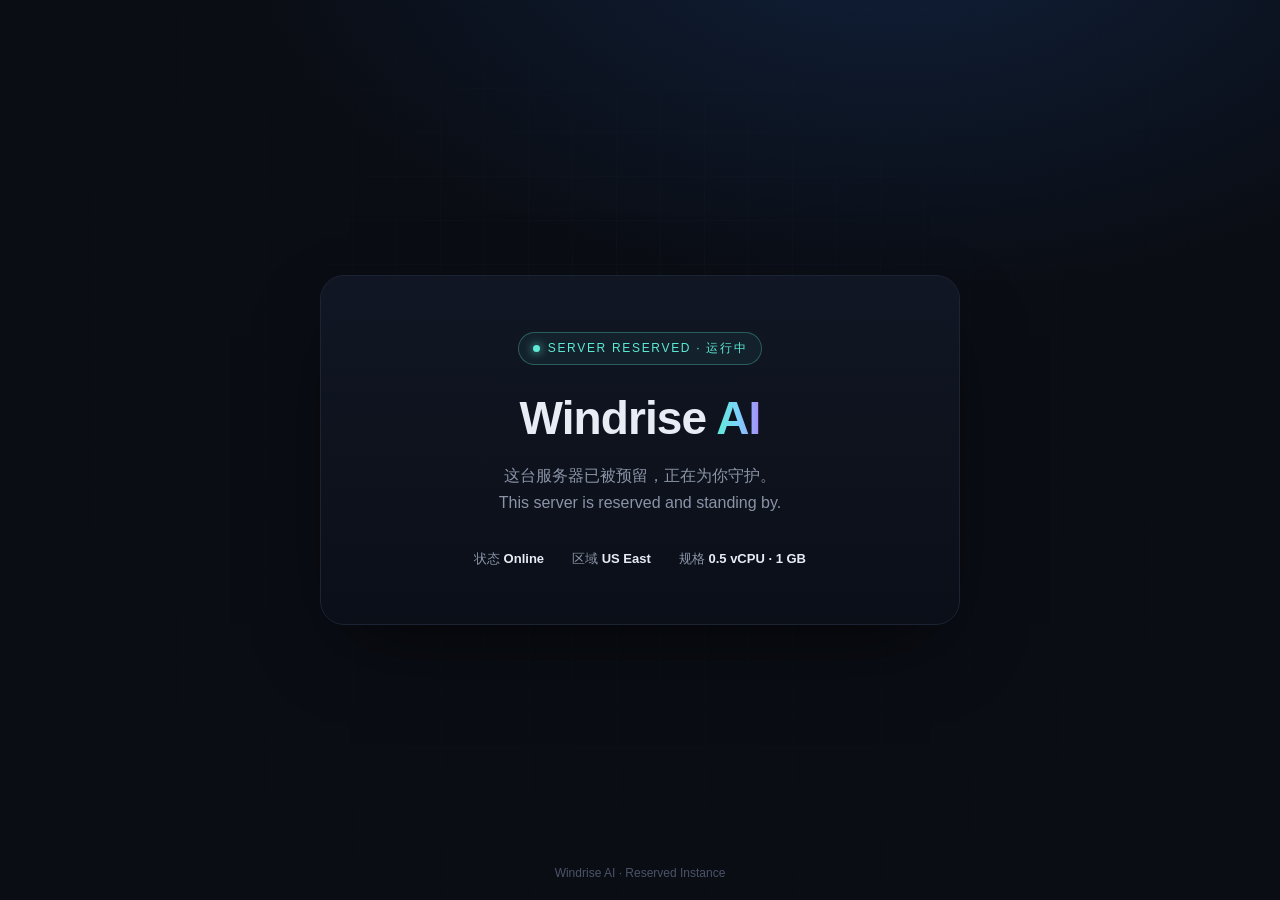
<file: index.html>
<!DOCTYPE html>
<html lang="zh-CN">
<head>
<meta charset="UTF-8">
<meta name="viewport" content="width=device-width, initial-scale=1.0">
<title>Windrise AI · Reserved</title>
<style>
  :root{
    --bg:#0a0d14; --fg:#e8ecf4; --muted:#8b94a7; --accent:#5eead4; --line:#1c2333;
  }
  *{margin:0;padding:0;box-sizing:border-box}
  html,body{height:100%}
  body{
    font-family:-apple-system,BlinkMacSystemFont,"Segoe UI","PingFang SC","Microsoft YaHei",sans-serif;
    background:radial-gradient(1200px 700px at 70% -10%, #10203a 0%, var(--bg) 55%) fixed;
    color:var(--fg);display:flex;align-items:center;justify-content:center;
    min-height:100vh;padding:24px;overflow:hidden;
  }
  /* subtle grid */
  body::before{
    content:"";position:fixed;inset:0;
    background-image:linear-gradient(var(--line) 1px,transparent 1px),linear-gradient(90deg,var(--line) 1px,transparent 1px);
    background-size:44px 44px;opacity:.25;mask-image:radial-gradient(circle at 50% 40%,#000 0%,transparent 70%);
    pointer-events:none;
  }
  .card{
    position:relative;text-align:center;max-width:640px;width:100%;
    padding:56px 40px;border:1px solid var(--line);border-radius:24px;
    background:linear-gradient(180deg,rgba(20,27,42,.72),rgba(12,16,26,.72));
    backdrop-filter:blur(14px);box-shadow:0 30px 80px -30px rgba(0,0,0,.8);
    animation:rise .8s cubic-bezier(.2,.7,.2,1) both;
  }
  @keyframes rise{from{opacity:0;transform:translateY(18px)}to{opacity:1;transform:none}}
  .badge{
    display:inline-flex;align-items:center;gap:8px;
    font-size:12px;letter-spacing:.14em;text-transform:uppercase;color:var(--accent);
    border:1px solid rgba(94,234,212,.3);background:rgba(94,234,212,.06);
    padding:7px 14px;border-radius:999px;margin-bottom:28px;
  }
  .dot{width:7px;height:7px;border-radius:50%;background:var(--accent);box-shadow:0 0 10px var(--accent);animation:pulse 2s infinite}
  @keyframes pulse{0%,100%{opacity:1}50%{opacity:.35}}
  h1{font-size:clamp(30px,6vw,46px);font-weight:800;letter-spacing:-.02em;line-height:1.1}
  h1 .grad{background:linear-gradient(90deg,#5eead4,#7dd3fc,#a78bfa);-webkit-background-clip:text;background-clip:text;color:transparent}
  p.sub{margin-top:18px;color:var(--muted);font-size:16px;line-height:1.7}
  .meta{margin-top:34px;display:flex;gap:28px;justify-content:center;flex-wrap:wrap;font-size:13px;color:var(--muted)}
  .meta span b{color:var(--fg);font-weight:600}
  .foot{position:fixed;bottom:20px;left:0;right:0;text-align:center;font-size:12px;color:#4a5468}
  a{color:var(--accent);text-decoration:none}
</style>
</head>
<body>
  <main class="card">
    <div class="badge"><span class="dot"></span>Server Reserved · 运行中</div>
    <h1>Windrise&nbsp;<span class="grad">AI</span></h1>
    <p class="sub">
      这台服务器已被预留，正在为你守护。<br>
      This server is reserved and standing by.
    </p>
    <div class="meta">
      <span>状态 <b>Online</b></span>
      <span>区域 <b>US East</b></span>
      <span>规格 <b>0.5 vCPU · 1 GB</b></span>
    </div>
  </main>
  <div class="foot">Windrise AI · Reserved Instance</div>
</body>
</html>
</file>
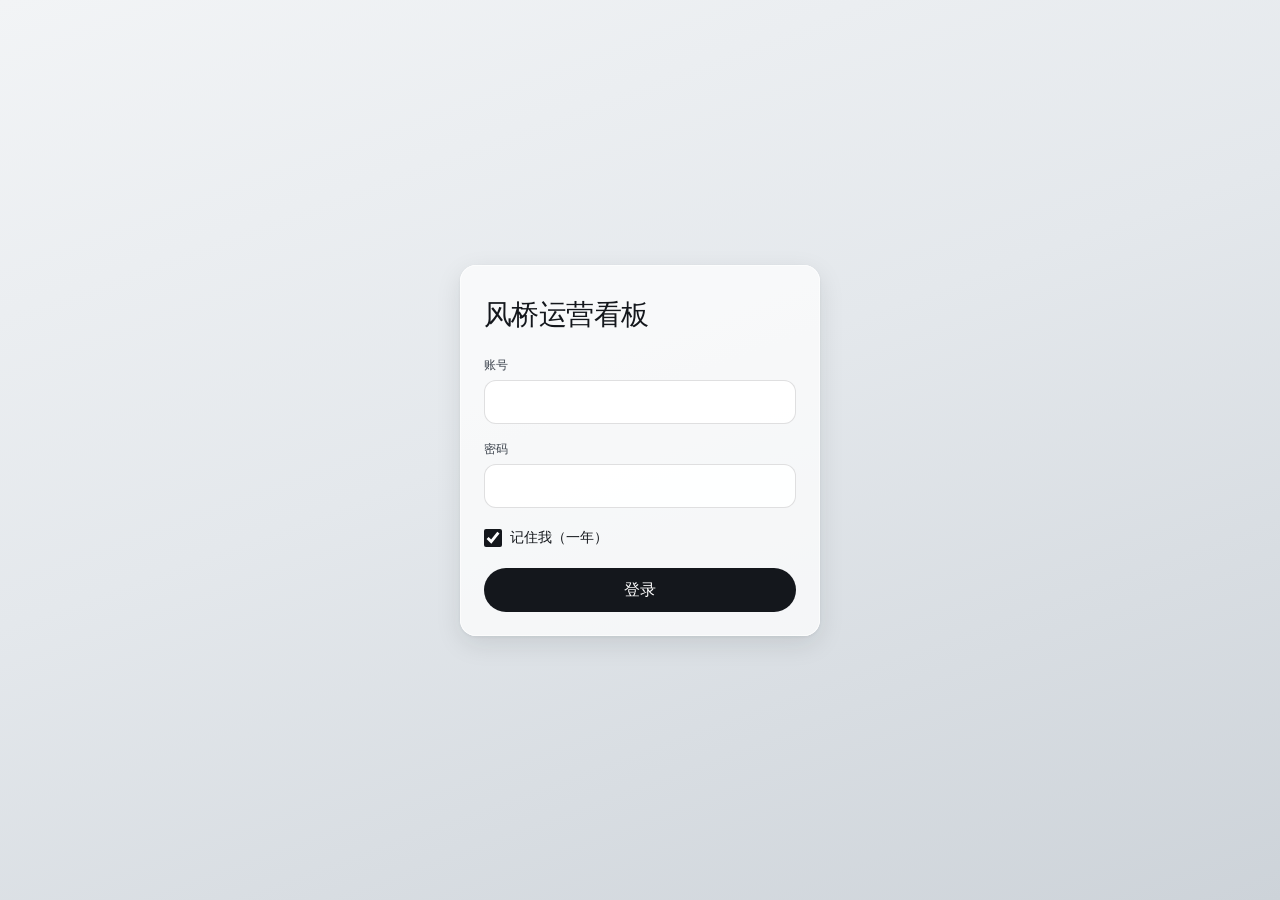
<file: ops-board/page/login.html>
<!doctype html>
<html lang="zh-CN">
<head>
<meta charset="utf-8">
<meta name="viewport" content="width=device-width, initial-scale=1, viewport-fit=cover">
<meta name="color-scheme" content="light">
<meta name="theme-color" content="#E4E8EC">
<meta name="robots" content="noindex, nofollow">
<title>风桥运营看板</title>
<link rel="stylesheet" href="board.css">
</head>
<body>
<main class="login">
  <form class="card login-card" method="post" action="login">
    <h1 class="title">风桥运营看板</h1>
    <div class="login-field">
      <label class="login-label" for="username">账号</label>
      <input class="login-input" id="username" name="username" type="text" autocomplete="username" autocapitalize="none" autocorrect="off" spellcheck="false" required>
    </div>
    <div class="login-field">
      <label class="login-label" for="password">密码</label>
      <input class="login-input" id="password" name="password" type="password" autocomplete="current-password" required>
    </div>
    <label class="login-remember"><input type="checkbox" name="remember" value="1" checked>记住我（一年）</label>
    <!--LOGIN_MESSAGE-->
    <button class="login-btn" type="submit">登录</button>
  </form>
</main>
</body>
</html>
</file>
<file: ops-board/page/board.css>
/*
 * 运营状态页。令牌取自风桥设计语言（electron/ui2/tokens.css）的同名值，只抄本页用到的；本页只发布四个文件，不引外部样式表。
 * 正常时整屏安静：中性色加小小的正常点。黄、红只在真出问题时出现，只上状态点、检查竖条、横条和横幅浅底；字一律墨色系。
 * 字号四档：28 横幅结论（登录页标题）、16 页名和分区标题、14 行、12 标签和状态字。
 */
:root {
  --ink: #14171C;
  --sub: #3C434D;
  --ink3: #4A515C;
  --faint: #66707B;
  --line: rgba(60, 60, 67, 0.16);
  --app-bg: linear-gradient(160deg, #F2F4F6 0%, #E4E8EC 46%, #CDD3D9 100%);
  --glass-1: rgba(255, 255, 255, 0.72);
  --card-rim: rgba(255, 255, 255, 0.9);
  --sunken: rgba(20, 23, 28, 0.045);
  --shadow-1: 0 1px 3px rgba(20, 26, 33, 0.06), 0 8px 26px rgba(20, 26, 33, 0.1);
  --danger-red: #B3261E;
  --focus: #4A515C;

  /* 状态色：同 tokens.css「监控状态色」一节（浅色），dataviz 检查过 */
  --status-normal: #2BA160;
  --status-normal-soft: rgba(43, 161, 96, 0.1);
  --status-attention: #BF7A00;
  --status-attention-soft: rgba(191, 122, 0, 0.12);
  --status-warning: #B3261E;
  --status-warning-soft: rgba(179, 38, 30, 0.09);
  --status-unknown: #8A939D;
  --status-unknown-soft: rgba(20, 23, 28, 0.06);

  /* 横条：轨道、正常时的中性填充 */
  --track: rgba(20, 23, 28, 0.08);
  --fill-neutral: rgba(74, 81, 92, 0.42);

  --font: "HarmonyOS Sans SC", "Microsoft YaHei", "PingFang SC", sans-serif;
  --fs-12: 12px;
  --fs-14: 14px;
  --fs-16: 16px;
  --fs-28: 28px;
  --lh-tight: 1.25;
  --lh-body: 1.5;

  --sp-1: 4px;
  --sp-2: 8px;
  --sp-3: 12px;
  --sp-4: 16px;
  --sp-5: 20px;
  --sp-6: 24px;
  --sp-8: 32px;

  --r-card: 16px;
  --r-md: 12px;
  --r-sm: 8px;
  --r-pill: 999px;

  --ease: cubic-bezier(.23, 1, .32, 1);
  --dur-state: 180ms;
  --dur-enter: 240ms;

  /* 以下给登录页用，值同 design-system/tokens.css 同名令牌 */
  --glass-2: rgba(255, 255, 255, 0.9);
  --press: rgba(20, 23, 28, 0.08);
  --dur-press: 120ms;
  --primary-fill: #14171C;
  --primary-fill-hover: #2B3038;
  --on-primary: #FFFFFF;
}

* { box-sizing: border-box; }

html {
  -webkit-text-size-adjust: 100%;
  text-size-adjust: 100%;
  background: #E4E8EC;
}

body {
  margin: 0;
  min-height: 100dvh;
  background: var(--app-bg);
  background-attachment: fixed;
  color: var(--ink);
  font-family: var(--font);
  font-size: var(--fs-14);
  line-height: var(--lh-body);
  -webkit-tap-highlight-color: transparent;
}

.page {
  max-width: 1240px;
  margin: 0 auto;
  padding: calc(var(--sp-5) + env(safe-area-inset-top)) calc(var(--sp-4) + env(safe-area-inset-right))
    calc(var(--sp-8) + env(safe-area-inset-bottom)) calc(var(--sp-4) + env(safe-area-inset-left));
}

.num { font-variant-numeric: tabular-nums; }

a { color: var(--ink); text-decoration: underline; text-underline-offset: 3px; text-decoration-thickness: 1px; }
a:focus-visible, summary:focus-visible { outline: 2px solid var(--focus); outline-offset: 2px; border-radius: 4px; }

/* 登录页的大标题 */
.title {
  margin: 0;
  font-size: var(--fs-28);
  line-height: var(--lh-tight);
  font-weight: 500;
  letter-spacing: -0.02em;
}


.card {
  background: var(--glass-1);
  border-radius: var(--r-card);
  box-shadow: inset 0 0 0 0.75px var(--card-rim), var(--shadow-1);
  padding: var(--sp-5) var(--sp-4);
}

/* 页头：页名 + 更新时间，一行 */
.head {
  display: flex;
  flex-wrap: wrap;
  align-items: baseline;
  gap: var(--sp-1) var(--sp-3);
  margin-bottom: var(--sp-3);
}
.head-title { margin: 0; font-size: var(--fs-16); line-height: var(--lh-tight); font-weight: 500; }
.head-line { display: flex; align-items: baseline; gap: var(--sp-2); margin: 0; color: var(--sub); font-size: var(--fs-12); }

.tag {
  display: inline-flex;
  align-items: center;
  height: 20px;
  padding: 0 var(--sp-2);
  border-radius: var(--r-pill);
  box-shadow: inset 0 0 0 1px var(--line);
  color: var(--sub);
  font-size: var(--fs-12);
  white-space: nowrap;
}

/* 1. 结论横幅：只回答「现在有没有事」。正常时是中性玻璃加一个小绿点；有事才换浅色底 */
.banner {
  display: flex;
  align-items: flex-start;
  gap: var(--sp-3);
  padding: var(--sp-5);
  border-radius: var(--r-card);
  background: var(--glass-1);
  box-shadow: inset 0 0 0 0.75px var(--card-rim), var(--shadow-1);
}
.is-live .banner { transition: background-color var(--dur-state) var(--ease); }
.banner[data-t="watch"] { background: linear-gradient(var(--status-attention-soft), var(--status-attention-soft)), var(--glass-1); }
.banner[data-t="alert"] { background: linear-gradient(var(--status-warning-soft), var(--status-warning-soft)), var(--glass-1); }
.banner-mark {
  flex: none;
  width: 12px;
  height: 12px;
  /* 28 号字一行高 35，点放在第一行字形中线上 */
  margin-top: 12px;
  border-radius: 50%;
  background: var(--status-normal);
}
.banner[data-t="watch"] .banner-mark { background: var(--status-attention); }
.banner[data-t="alert"] .banner-mark { background: var(--status-warning); }
.banner[data-t="unknown"] .banner-mark { background: transparent; box-shadow: inset 0 0 0 2px var(--status-unknown); }
.banner-body { min-width: 0; }
.banner-head { margin: 0; font-size: var(--fs-28); line-height: var(--lh-tight); font-weight: 500; letter-spacing: -0.02em; }
.banner-names { margin: var(--sp-2) 0 0; font-size: var(--fs-16); line-height: var(--lh-tight); }
/* 名字连同后面的标点整个换行：不在名字中间断开（1116-07 alert 393「证」「书」断开），
   「、」「，另 N 项」也不落到行首（1116-07b alert 393 第二行以「，」开头）；比一行还长时才在里面折 */
.banner-item { display: inline-block; max-width: 100%; }
.banner-names a { font-weight: 500; }
.banner-names .sep, .banner-more { color: var(--sub); }
.banner-more { white-space: nowrap; }
.banner-sub { margin: var(--sp-2) 0 0; color: var(--sub); }

/* 分区 */
.sec { margin-top: var(--sp-6); min-width: 0; }
.sec-title { margin: 0 0 var(--sp-3); font-size: var(--fs-16); line-height: var(--lh-tight); font-weight: 500; }
.card-title { margin: 0 0 var(--sp-1); font-size: var(--fs-14); line-height: var(--lh-tight); font-weight: 500; }

/* 状态点：正常实心小绿点；关注琥珀、警告红；读不到是空心灰圈 */
.dot { display: inline-block; flex: none; width: 8px; height: 8px; border-radius: 50%; background: var(--status-normal); }
.dot[data-t="watch"] { background: var(--status-attention); }
.dot[data-t="alert"] { background: var(--status-warning); }
.dot[data-t="unknown"] { background: transparent; box-shadow: inset 0 0 0 1.5px var(--status-unknown); }

/* 状态字：短标签，读不到的灰色 */
.state { font-size: var(--fs-12); font-weight: 500; color: var(--ink); white-space: nowrap; }
.state.is-muted { color: var(--faint); font-weight: 400; }

/* 2. 实时状态：每项一行，名字 + 状态点、最近 N 次检查竖条、状态字 */
.lives-grid { display: grid; gap: var(--sp-4); }
.lives { margin: 0; padding: 0; list-style: none; }
.live {
  display: grid;
  grid-template-columns: minmax(0, 1fr) auto;
  grid-template-areas: "name state" "strip strip";
  align-items: center;
  gap: 6px var(--sp-3);
  padding: 10px 0;
}
.live + .live { border-top: 0.5px solid var(--line); }
.live-name { grid-area: name; display: flex; align-items: center; gap: var(--sp-2); min-width: 0; font-weight: 500; }
.live-name span:last-child { overflow-wrap: anywhere; }
.live-state { grid-area: state; text-align: right; }
.live .strip, .live .strip-none { grid-area: strip; }
.strip-none { display: none; }

/* 检查竖条：一格一次，最新的在右。绿是好、红是坏、灰是没数据；没到 48 次的左边留浅格 */
.strip {
  display: grid;
  grid-template-columns: repeat(48, minmax(0, 1fr));
  gap: 2px;
  height: 16px;
}
.strip i { border-radius: 1.5px; background: var(--status-normal); opacity: 0.35; }
.strip i[data-t="watch"] { background: var(--status-attention); opacity: 1; }
.strip i[data-t="alert"] { background: var(--status-warning); opacity: 1; }
.strip i[data-t="none"] { background: var(--status-unknown); opacity: 0.45; }
.strip i[data-t="empty"] { background: var(--track); opacity: 1; }

/* 3. 服务器资源：每台一张卡，CPU / 内存 / 磁盘 / 流量各一行，数字 + 细横条，有历史再加一条小折线 */
.hosts { display: grid; gap: var(--sp-4); }
.ress { margin: 0; padding: 0; list-style: none; }
.res { padding: var(--sp-2) 0; }
.res-head { display: flex; align-items: center; gap: var(--sp-2); min-height: 21px; }
.res-label { flex: 1 1 auto; color: var(--sub); font-size: var(--fs-12); }
.res-value { display: flex; align-items: center; gap: var(--sp-2); font-weight: 500; white-space: nowrap; }
.res-value .num { font-variant-numeric: tabular-nums; }
.res-all { display: flex; justify-content: space-between; gap: var(--sp-3); margin: var(--sp-2) 0 0; color: var(--sub); font-size: var(--fs-12); }

.spark { flex: none; display: block; }
.spark polyline { fill: none; stroke: var(--ink3); stroke-opacity: 0.55; stroke-width: 1.5; stroke-linejoin: round; stroke-linecap: round; }
.spark circle { fill: var(--ink3); }

/* 细横条：轨道浅灰；正常时中性填充，接近上限才换琥珀、红，轨道跟着换同色浅底 */
.bar {
  position: relative;
  height: 4px;
  margin-top: 6px;
  border-radius: 2px;
  background: var(--track);
  overflow: hidden;
}
.bar span {
  position: absolute;
  inset: 0;
  border-radius: 2px;
  background: var(--fill-neutral);
  clip-path: inset(0 calc(100% - var(--p, 0%)) 0 0 round 2px);
}
.is-live .bar span { transition: clip-path var(--dur-enter) var(--ease), background-color var(--dur-state) var(--ease); }
.bar[data-t="watch"] { background: var(--status-attention-soft); }
.bar[data-t="watch"] span { background: var(--status-attention); }
.bar[data-t="alert"] { background: var(--status-warning-soft); }
.bar[data-t="alert"] span { background: var(--status-warning); }
.bar[data-t="unknown"] span { background: var(--status-unknown); opacity: 0.5; }

/* 4. 额度和用量 / 5. 钱 */
.pair { display: grid; gap: 0 var(--sp-4); }
.usage { display: grid; gap: var(--sp-4); }
.use, .kv { break-inside: avoid; }
.group-title { break-after: avoid; }
.group-title { margin: 0 0 var(--sp-1); color: var(--sub); font-size: var(--fs-12); font-weight: 500; line-height: var(--lh-tight); }
.uses { margin: 0; padding: 0; list-style: none; }
.use { padding: var(--sp-2) 0; }
.use + .use { border-top: 0.5px solid var(--line); }
.use-head { display: flex; align-items: baseline; justify-content: space-between; gap: var(--sp-3); }
.use-name { min-width: 0; }
.use-value { display: flex; align-items: center; gap: var(--sp-2); flex: none; color: var(--sub); font-variant-numeric: tabular-nums; white-space: nowrap; }
.use-value .sub { color: var(--faint); font-size: var(--fs-12); }

/* 接近 0 的额度行收成一行「其余 N 项正常」，点开才看得到；展开记号同折叠条，内容直接出现不做高度动画 */
.rest { break-inside: auto; }
.use + .rest, .rest details[open] > .uses > .use:first-child { border-top: 0.5px solid var(--line); }
.rest summary {
  display: flex;
  align-items: center;
  gap: var(--sp-2);
  min-height: 44px;
  color: var(--sub);
  list-style: none;
  cursor: pointer;
  user-select: none;
  break-inside: avoid;
  /* 电脑宽分栏时，「其余」行不单独留在栏底、展开的行跑到下一栏顶（1116-07 calm-rest-open-desktop-1440） */
  break-after: avoid;
}
.rest summary::-webkit-details-marker { display: none; }
/* 额度一块在电脑宽裁掉顶上 2px，排到栏顶的「其余」行焦点框画在里面，不被裁 */
.rest summary:focus-visible { outline-offset: -2px; }
.use-note { margin: 2px 0 0; color: var(--faint); font-size: var(--fs-12); line-height: var(--lh-tight); }

.moneys { margin: 0; list-style: none; }
.money { display: flex; align-items: baseline; justify-content: space-between; gap: var(--sp-3); padding: var(--sp-2) 0; }
.money + .money { border-top: 0.5px solid var(--line); }
.money-value { display: flex; align-items: baseline; gap: var(--sp-2); font-size: var(--fs-16); font-weight: 500; font-variant-numeric: tabular-nums; white-space: nowrap; }

/* 6. 折叠到最后：到期、报到人数、后台链接。折叠条上写里面有几项 */
.folds { display: grid; gap: var(--sp-3); margin-top: var(--sp-6); align-items: start; }
.fold { padding: 0; }
.fold summary {
  display: flex;
  align-items: center;
  gap: var(--sp-2);
  min-height: 52px;
  padding: 0 var(--sp-4);
  list-style: none;
  cursor: pointer;
  user-select: none;
}
.fold summary::-webkit-details-marker { display: none; }
.fold-title { font-size: var(--fs-16); font-weight: 500; }
.fold-count { flex: 1 1 auto; color: var(--sub); }
/* 展开记号同 components.css 的 wr-disclosure：一个转 45 度的小角，展开时翻到上面 */
.fold summary::after, .rest summary::after {
  content: "";
  flex: none;
  width: 6px;
  height: 6px;
  margin: -3px 4px 0 0;
  border-right: 1.5px solid var(--ink3);
  border-bottom: 1.5px solid var(--ink3);
  transform: translateY(0) rotate(45deg);
}
.rest summary::after { margin-left: auto; }
/* 展开时翻到上面并下移 3px（flex 居中，等同原来 margin-top 从 -3px 到 3px），只过渡 transform，不动布局属性 */
.is-live .fold summary::after, .is-live .rest summary::after { transition: transform var(--dur-state) var(--ease); }
.fold[open] summary::after, .rest details[open] > summary::after { transform: translateY(3px) rotate(225deg); }
.fold > ul { margin: 0; padding: 0 var(--sp-4) var(--sp-3); list-style: none; }

.kv { display: flex; align-items: baseline; justify-content: space-between; gap: var(--sp-3); padding: var(--sp-2) 0; }
.kv + .kv, .kvs .use { border-top: 0.5px solid var(--line); }
.kv-name { display: flex; align-items: center; gap: var(--sp-2); min-width: 0; overflow-wrap: anywhere; }
.kv-value { display: flex; align-items: baseline; gap: var(--sp-2); flex: none; font-variant-numeric: tabular-nums; white-space: nowrap; }
/* 到期行的状态点在天数前面，和名字前的点一样在行里上下居中，不按基线坐 */
.kv-value > .dot { align-self: center; }

.links li + li { border-top: 0.5px solid var(--line); }
.links a { display: flex; align-items: center; gap: var(--sp-2); min-height: 40px; text-decoration: none; }
.links .ico { flex: none; fill: none; stroke: var(--ink3); stroke-width: 1.75; stroke-linecap: round; stroke-linejoin: round; }
@media (hover: hover) and (pointer: fine) {
  .links a:hover span { text-decoration: underline; text-underline-offset: 3px; }
}

/* 横幅里点名字跳过来的那一行：浅底标出来 */
.is-target { border-radius: var(--r-sm); background: var(--sunken); box-shadow: 0 0 0 6px var(--sunken); }

@media (min-width: 720px) {
  .page { padding-left: calc(var(--sp-8) + env(safe-area-inset-left)); padding-right: calc(var(--sp-8) + env(safe-area-inset-right)); }
  .card { padding: var(--sp-5); }
  .fold { padding: 0; }
  .fold summary { padding: 0 var(--sp-5); }
  .fold > ul { padding: 0 var(--sp-5) var(--sp-3); }
  /* 实时状态：名字一列、竖条一列、状态字一列 */
  .live { grid-template-columns: 152px minmax(0, 1fr) 64px; grid-template-areas: "name strip state"; }
  .strip-none { display: block; }
  .hosts { grid-template-columns: repeat(2, minmax(0, 1fr)); }
  /* 资源每行一样高（有横条的高度）：没有横条的行（没有上限的内存、磁盘，15 分钟流量）不再把下面的行往上提，并排的卡行行对齐 */
  .res { min-height: calc(var(--sp-2) * 2 + 21px + 10px); }
  /* 额度分两栏按列流排：Cloudflare 那组长，一组可以从左栏接到右栏，两栏一样高，不在短组下面留大块空白。
     接到下一栏的那一行顶上带着行间细线，各栏顶都在同一条边上，裁掉顶上 2px 就没了（栏顶落在半像素上，裁 1px 会剩半条）；
     左右下各让出 8px 给跳转那一行的浅底。能拿到焦点的只有「其余 N 项正常」，它的焦点框画在里面（outline-offset -2px），不被裁 */
  .usage { display: block; columns: 2; column-gap: var(--sp-6); margin: 0 -8px -8px; padding: 0 8px 8px; clip-path: inset(2px 0 0 0); }
  .use-group + .use-group { margin-top: var(--sp-4); }
  /* 电脑上用鼠标点，「其余」行和别的额度行一样高（8 + 21 + 8） */
  .rest summary { min-height: 37px; }
  /* 展开的折叠分两栏：网格按列排，行数由 board.js 算好（--r2），并排的行对齐；各栏第一行不画上边线。不用裁切，链接的焦点框完整 */
  .fold[open] > ul { display: grid; grid-auto-flow: column; grid-template-rows: repeat(var(--r2, 1), auto); grid-auto-columns: minmax(0, 1fr); column-gap: var(--sp-6); }
  .fold[open] > ul > li { border-top: 0.5px solid var(--line); }
  .fold[open] > ul > li[data-top2] { border-top: 0; }
}

@media (min-width: 1080px) {
  .page { padding-top: calc(var(--sp-8) + env(safe-area-inset-top)); }
  .lives-grid { grid-template-columns: repeat(2, minmax(0, 1fr)); align-items: start; }
  .hosts { grid-template-columns: repeat(3, minmax(0, 1fr)); }
  /* 额度占满整行分三栏，钱放到下面一行三列：不再是额度 2/3 + 钱 1/3，钱下面那一大块空白没了 */
  .usage { columns: 3; }
  .moneys { display: grid; grid-template-columns: repeat(3, minmax(0, 1fr)); column-gap: var(--sp-6); }
  .money:nth-child(-n+3) { border-top: 0; }
  /* 三个折叠条并排；展开的那个占满整行，里面三栏，不挤在三分之一宽里拉出长条 */
  .folds { grid-template-columns: repeat(3, minmax(0, 1fr)); grid-auto-flow: dense; }
  .fold[open] { grid-column: 1 / -1; }
  .fold[open] > ul { grid-template-rows: repeat(var(--r3, 1), auto); }
  .fold[open] > ul > li[data-top2] { border-top: 0.5px solid var(--line); }
  .fold[open] > ul > li[data-top3] { border-top: 0; }
}

@media (prefers-reduced-motion: reduce) {
  .is-live .bar span, .is-live .fold summary::after, .is-live .rest summary::after, .is-live .banner { transition: none; }
}

/*
 * 登录页（login.html）。沿用本页的卡片、标题和提示框，控件写法同 design-system/components.css 的
 * wr-field / wr-input / wr-btn--primary。字号仍是四档：28 标题、16 输入和按钮、14 记住我和提示、12 标签。
 * 输入框用 16 号，手机上点进去不会被浏览器放大。低频页面，不加进场动画；只有按钮按下 scale(.97)。
 */
.login {
  min-height: 100dvh;
  display: grid;
  place-items: center;
  padding: calc(var(--sp-6) + env(safe-area-inset-top)) calc(var(--sp-4) + env(safe-area-inset-right))
    calc(var(--sp-6) + env(safe-area-inset-bottom)) calc(var(--sp-4) + env(safe-area-inset-left));
}
.login-card { width: 100%; max-width: 360px; padding: var(--sp-8) var(--sp-6) var(--sp-6); }
.login-card .title { margin-bottom: var(--sp-6); }
.login-field { display: grid; gap: 6px; margin-bottom: var(--sp-4); }
.login-label { font-size: var(--fs-12); font-weight: 500; color: var(--sub); }
.login-input {
  width: 100%;
  height: 44px;
  margin: 0;
  padding: 0 var(--sp-3);
  border: 0.75px solid var(--line);
  border-radius: var(--r-md);
  background: var(--glass-2);
  color: var(--ink);
  font: inherit;
  font-size: var(--fs-16);
  transition: border-color var(--dur-state) var(--ease), box-shadow var(--dur-state) var(--ease);
}
.login-input:focus { outline: none; border-color: var(--ink3); box-shadow: 0 0 0 3px var(--press); }
.login-remember {
  display: flex;
  align-items: center;
  gap: var(--sp-2);
  min-height: 44px;
  margin: calc(-1 * var(--sp-2)) 0 var(--sp-2);
  cursor: pointer;
  user-select: none;
}
.login-remember input { width: 18px; height: 18px; margin: 0; flex: none; accent-color: var(--primary-fill); cursor: pointer; }
/* 后端把 <!--LOGIN_MESSAGE--> 换成一条 role=alert 提示（账号或密码不对 / 尝试太多），样式同页上的 .notice */
.login-card [role="alert"] {
  margin: 0 0 var(--sp-4);
  padding: var(--sp-3) var(--sp-4);
  border-radius: var(--r-md);
  background: var(--sunken);
  color: var(--ink);
  font-size: var(--fs-14);
  line-height: var(--lh-body);
}
.login-btn {
  display: flex;
  align-items: center;
  justify-content: center;
  width: 100%;
  height: 44px;
  margin: 0;
  padding: 0 var(--sp-6);
  border: 0;
  border-radius: var(--r-pill);
  background: var(--primary-fill);
  color: var(--on-primary);
  font: inherit;
  font-size: var(--fs-16);
  font-weight: 500;
  line-height: 1;
  cursor: pointer;
  transition: background-color var(--dur-state) var(--ease), transform var(--dur-press) var(--ease);
}
@media (hover: hover) and (pointer: fine) {
  .login-btn:hover { background: var(--primary-fill-hover); }
}
.login-btn:active { transform: scale(.97); }
.login-btn:focus-visible { outline: 2px solid var(--focus); outline-offset: 2px; }

@media (prefers-reduced-motion: reduce) {
  .login-input, .login-btn { transition: none; }
}
</file>
